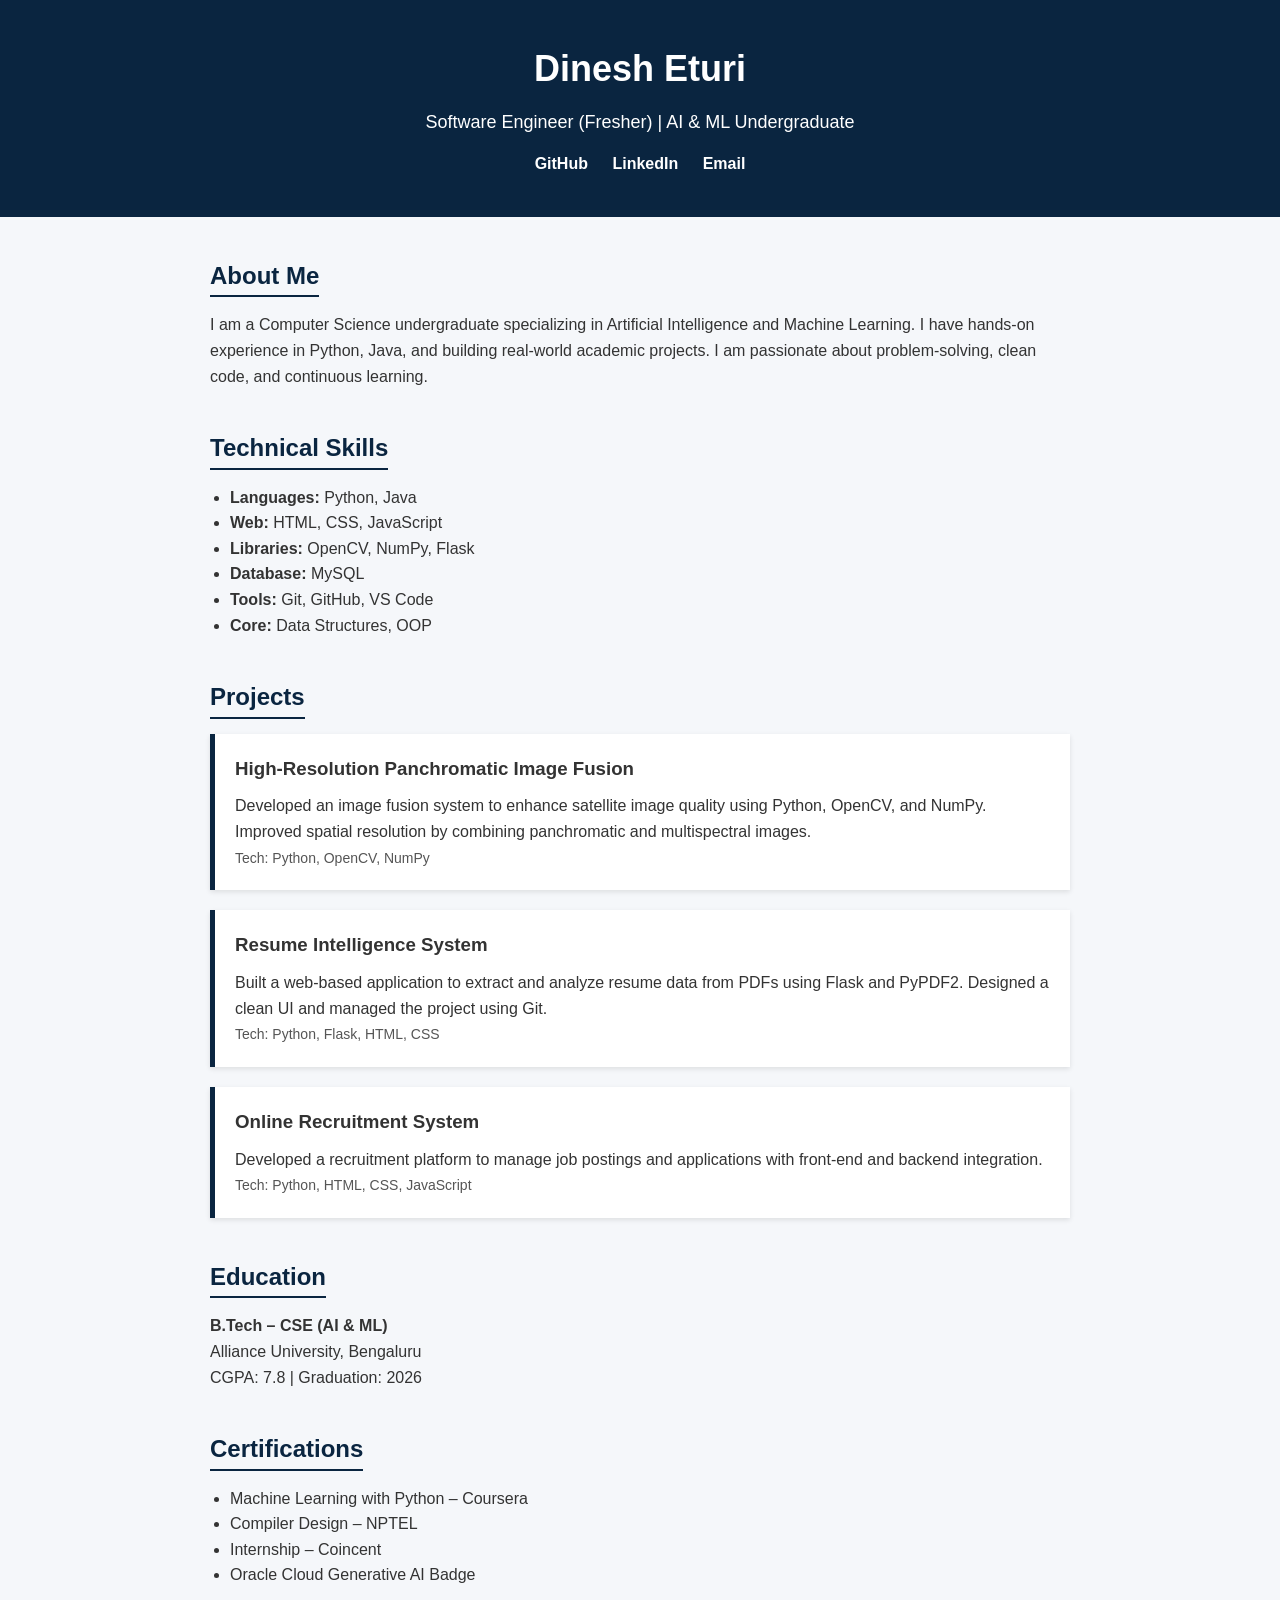
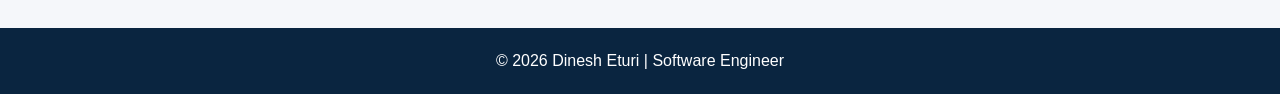
<file: index.html>
<!DOCTYPE html>
<html lang="en">
<head>
    <meta charset="UTF-8">
    <meta name="viewport" content="width=device-width, initial-scale=1.0">
    <title>Dinesh Eturi | Software Engineer</title>
    <link rel="stylesheet" href="style.css">
</head>
<body>

<header>
    <h1>Dinesh Eturi</h1>
    <p>Software Engineer (Fresher) | AI & ML Undergraduate</p>
    <div class="links">
        <a href="https://github.com/eturidinesh" target="_blank">GitHub</a>
        <a href="https://www.linkedin.com/in/eturidinesh685" target="_blank">LinkedIn</a>
        <a href="mailto:eturidinesh685@gmail.com">Email</a>
    </div>
</header>

<section>
    <h2>About Me</h2>
    <p>
        I am a Computer Science undergraduate specializing in Artificial Intelligence
        and Machine Learning. I have hands-on experience in Python, Java, and building
        real-world academic projects. I am passionate about problem-solving, clean
        code, and continuous learning.
    </p>
</section>

<section>
    <h2>Technical Skills</h2>
    <ul>
        <li><strong>Languages:</strong> Python, Java</li>
        <li><strong>Web:</strong> HTML, CSS, JavaScript</li>
        <li><strong>Libraries:</strong> OpenCV, NumPy, Flask</li>
        <li><strong>Database:</strong> MySQL</li>
        <li><strong>Tools:</strong> Git, GitHub, VS Code</li>
        <li><strong>Core:</strong> Data Structures, OOP</li>
    </ul>
</section>

<section>
    <h2>Projects</h2>

    <div class="project">
        <h3>High-Resolution Panchromatic Image Fusion</h3>
        <p>
            Developed an image fusion system to enhance satellite image quality using
            Python, OpenCV, and NumPy. Improved spatial resolution by combining
            panchromatic and multispectral images.
        </p>
        <span>Tech: Python, OpenCV, NumPy</span>
    </div>

    <div class="project">
        <h3>Resume Intelligence System</h3>
        <p>
            Built a web-based application to extract and analyze resume data from PDFs
            using Flask and PyPDF2. Designed a clean UI and managed the project using Git.
        </p>
        <span>Tech: Python, Flask, HTML, CSS</span>
    </div>

    <div class="project">
        <h3>Online Recruitment System</h3>
        <p>
            Developed a recruitment platform to manage job postings and applications
            with front-end and backend integration.
        </p>
        <span>Tech: Python, HTML, CSS, JavaScript</span>
    </div>

</section>

<section>
    <h2>Education</h2>
    <p><strong>B.Tech – CSE (AI & ML)</strong><br>
    Alliance University, Bengaluru<br>
    CGPA: 7.8 | Graduation: 2026</p>
</section>

<section>
    <h2>Certifications</h2>
    <ul>
        <li>Machine Learning with Python – Coursera</li>
        <li>Compiler Design – NPTEL</li>
        <li>Internship – Coincent</li>
        <li>Oracle Cloud Generative AI Badge</li>
    </ul>
</section>

<footer>
    <p>© 2026 Dinesh Eturi | Software Engineer</p>
</footer>

</body>
</html>
</file>
<file: style.css>
* {
    margin: 0;
    padding: 0;
    box-sizing: border-box;
    font-family: Arial, Helvetica, sans-serif;
}

body {
    background-color: #f5f7fa;
    color: #333;
    line-height: 1.6;
}

header {
    background: #0a2540;
    color: white;
    text-align: center;
    padding: 40px 20px;
}

header h1 {
    font-size: 36px;
}

header p {
    margin-top: 10px;
    font-size: 18px;
}

.links {
    margin-top: 15px;
}

.links a {
    color: white;
    margin: 0 10px;
    text-decoration: none;
    font-weight: bold;
}

section {
    max-width: 900px;
    margin: 40px auto;
    padding: 0 20px;
}

h2 {
    color: #0a2540;
    margin-bottom: 15px;
    border-bottom: 2px solid #0a2540;
    display: inline-block;
}

ul {
    margin-left: 20px;
}

.project {
    background: white;
    padding: 20px;
    margin-bottom: 20px;
    border-left: 5px solid #0a2540;
    box-shadow: 0 2px 5px rgba(0,0,0,0.1);
}

.project h3 {
    margin-bottom: 10px;
}

.project span {
    font-size: 14px;
    color: #555;
}

footer {
    text-align: center;
    padding: 20px;
    background: #0a2540;
    color: white;
    margin-top: 40px;
}
</file>
